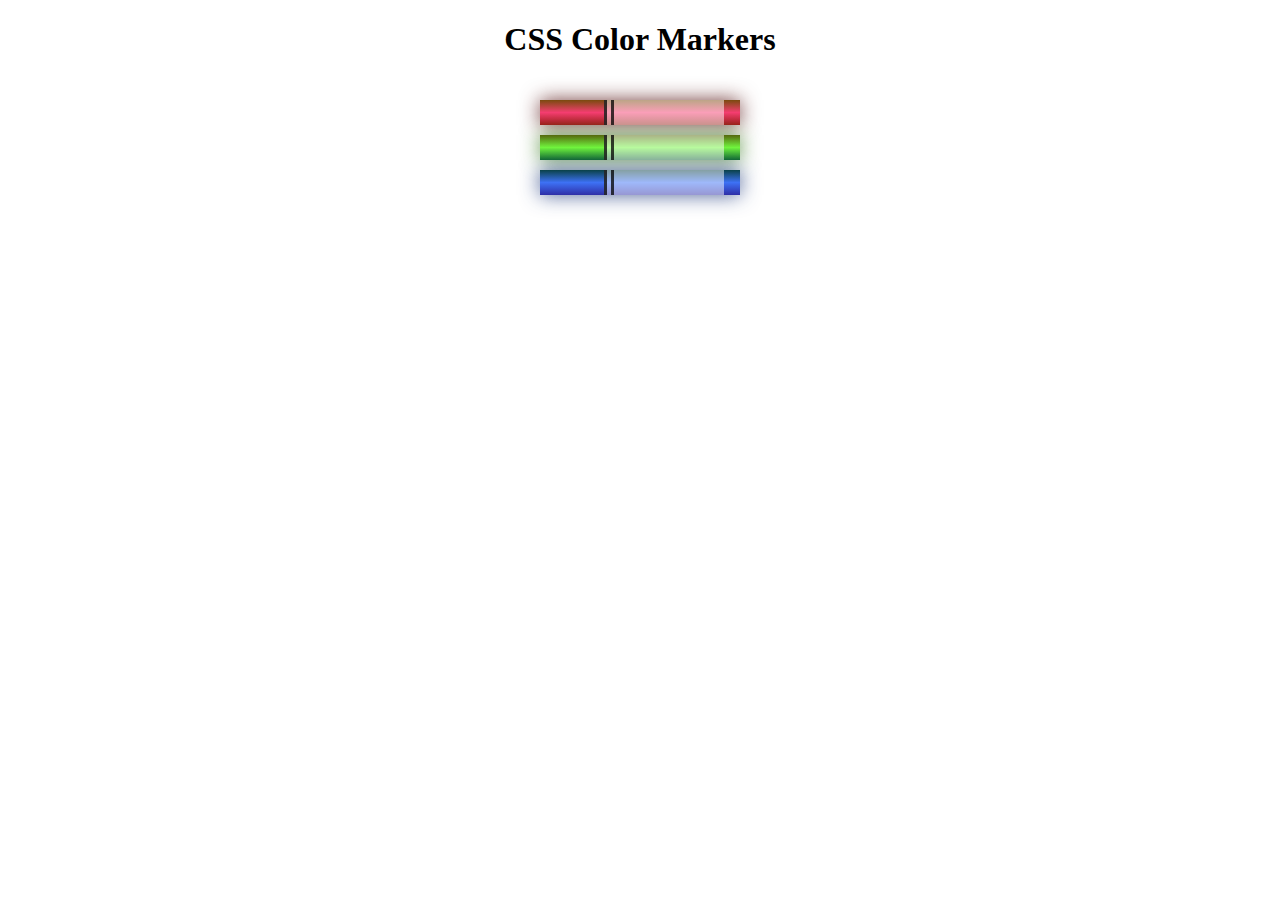
<file: 03_Colored_Markers/index.html>
<!DOCTYPE html>
<html lang="en">
  <head>
    <meta charset="utf-8">
    <meta name="viewport" content="width=device-width, initial-scale=1.0">
    <title>Colored Markers</title>
    <link rel="stylesheet" href="styles.css">
  </head>
  <body>
    <h1>CSS Color Markers</h1>
    <div class="container">
      <div class="marker red">
        <div class="cap"></div>
        <div class="sleeve"></div>
      </div>
      <div class="marker green">
        <div class="cap"></div>
        <div class="sleeve"></div>
      </div>
      <div class="marker blue">
        <div class="cap"></div>
        <div class="sleeve"></div>
      </div>
    </div>
  </body>
</html>
</file>
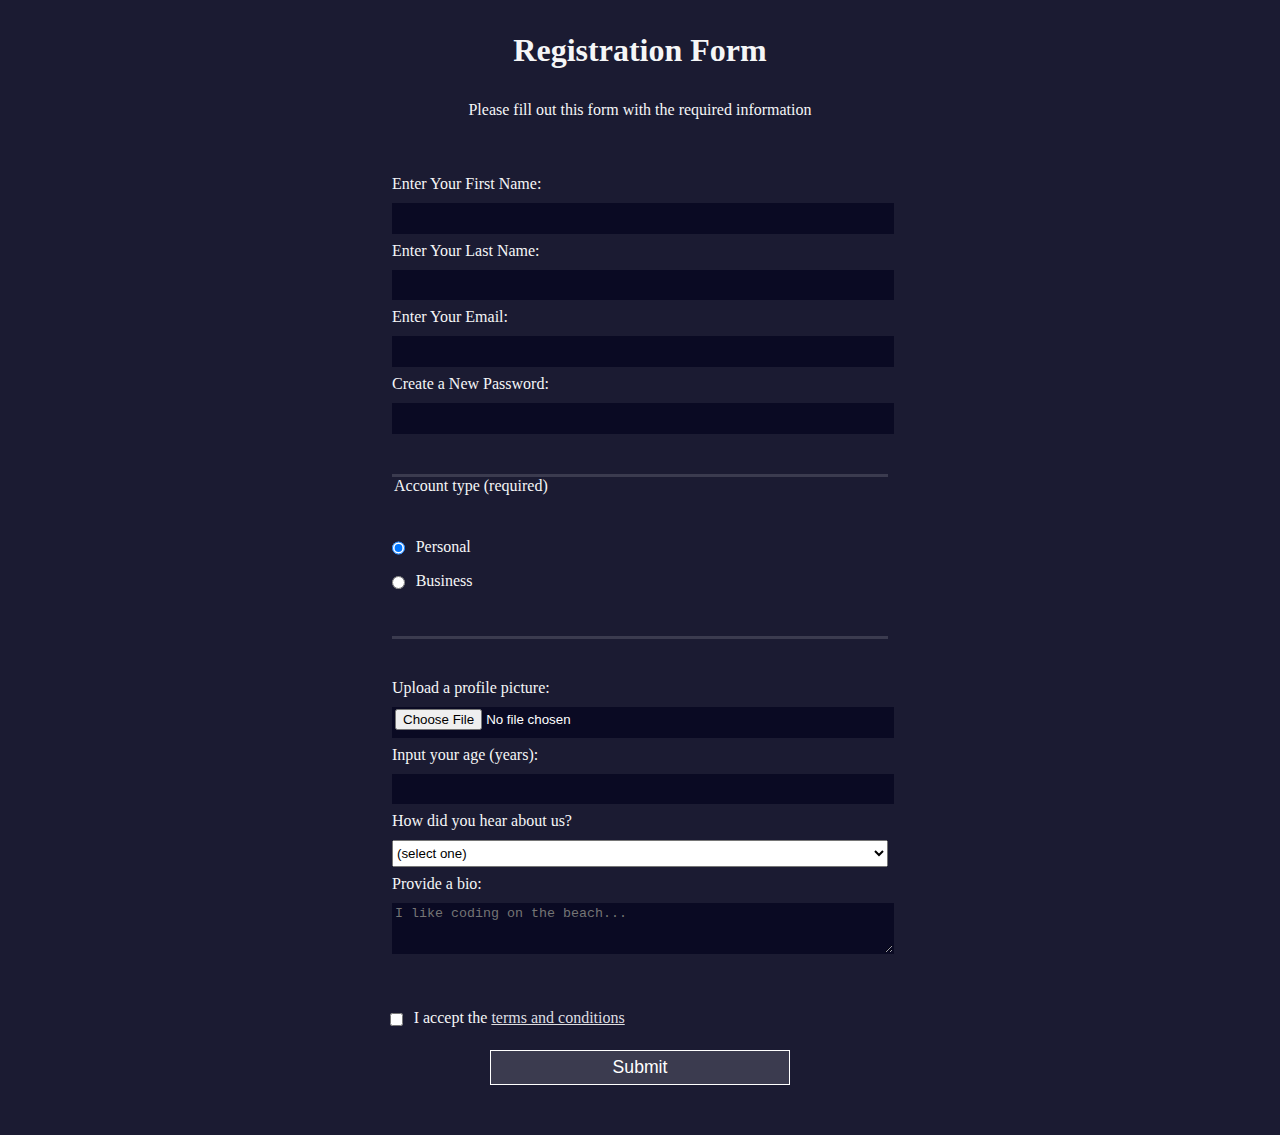
<file: 04_Registration_Form/index.html>
<!DOCTYPE html>
<html lang="en">
  <head>
    <meta charset="UTF-8">
    <title>Registration Form</title>
    <link rel="stylesheet" href="styles.css" />
  </head>
  <body>
    <h1>Registration Form</h1>
    <p>Please fill out this form with the required information</p>
    <form method="post" action='https://register-demo.freecodecamp.org'>
      <fieldset>
        <label for="first-name">Enter Your First Name: <input id="first-name" name="first-name" type="text" required /></label>
        <label for="last-name">Enter Your Last Name: <input id="last-name" name="last-name" type="text" required /></label>
        <label for="email">Enter Your Email: <input id="email" name="email" type="email" required /></label>
        <label for="new-password">Create a New Password: <input id="new-password" name="new-password" type="password" pattern="[a-z0-5]{8,}" required /></label>
      </fieldset>
      <fieldset>
        <legend>Account type (required)</legend>
        <label for="personal-account"><input id="personal-account" type="radio" name="account-type" class="inline" checked /> Personal</label>
        <label for="business-account"><input id="business-account" type="radio" name="account-type" class="inline" /> Business</label>
      </fieldset>
      <fieldset>
        <label for="profile-picture">Upload a profile picture: <input id="profile-picture" type="file" name="file" /></label>
        <label for="age">Input your age (years): <input id="age" type="number" name="age" min="13" max="120" /></label>
        <label for="referrer">How did you hear about us?
          <select id="referrer" name="referrer">
            <option value="">(select one)</option>
            <option value="1">freeCodeCamp News</option>
            <option value="2">freeCodeCamp YouTube Channel</option>
            <option value="3">freeCodeCamp Forum</option>
            <option value="4">Other</option>
          </select>
        </label>
        <label for="bio">Provide a bio:
          <textarea id="bio" name="bio" rows="3" cols="30" placeholder="I like coding on the beach..."></textarea>
        </label>
      </fieldset>
      <label for="terms-and-conditions">
        <input class="inline" id="terms-and-conditions" type="checkbox" required name="terms-and-conditions" /> I accept the <a href="https://www.freecodecamp.org/news/terms-of-service/">terms and conditions</a>
      </label>
      <input type="submit" value="Submit" />
    </form>
  </body>
</html>
</file>
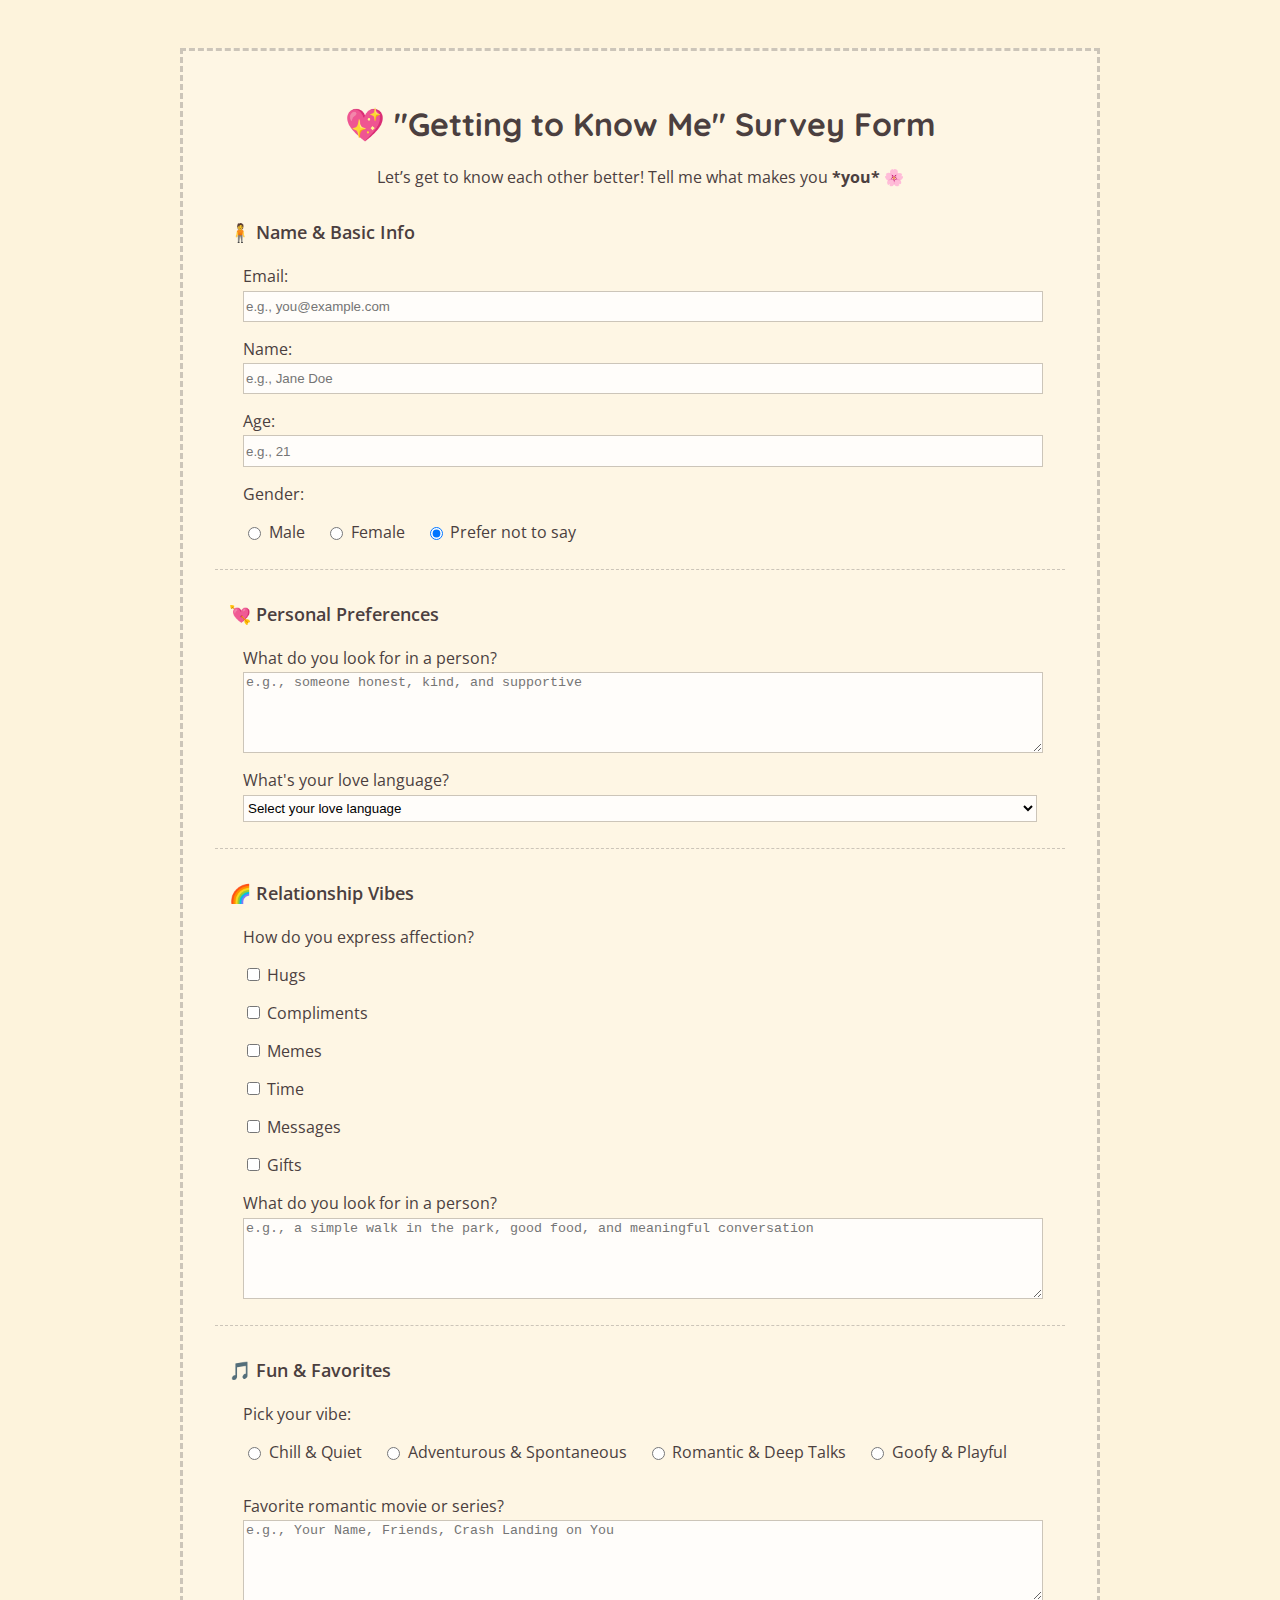
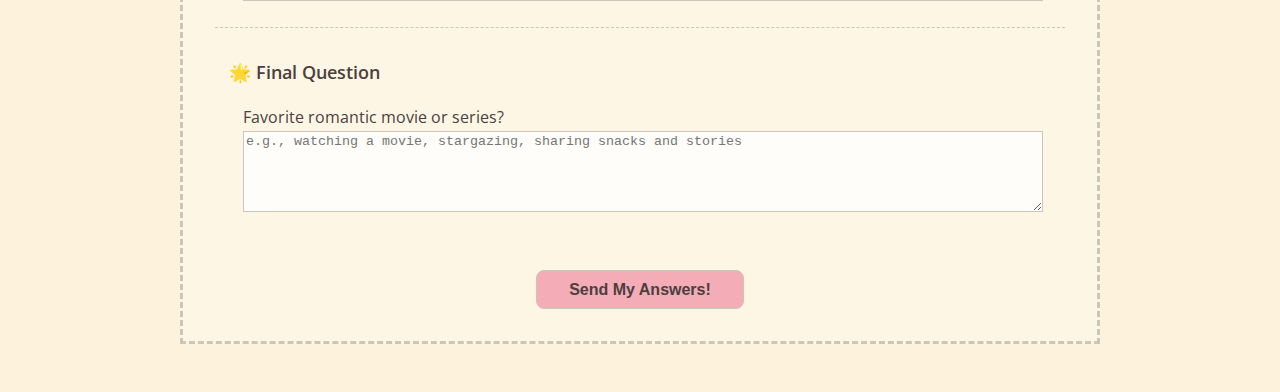
<file: 05_Survey_Form/index.html>
<!DOCTYPE html>

<html lang="en">
    <head>
        <meta charset="UTF-8">
        <link rel="stylesheet" href="styles.css">
        <meta name="viewport" content="width=device-width, initial-scale=1.0">
        <title>Document</title>
    </head>
    <body>
        <div class="container my-5">
            <h1 id="title">💖 "Getting to Know Me" Survey Form</h1>
            <p id="description">Let’s get to know each other better! Tell me what makes you <strong>*you*</strong> 🌸</p>

            <form action="/" method="post" id="survey-form">
                <!-- Name & Basic Info-->
                <fieldset>
                    <legend>🧍 Name & Basic Info</legend>

                    <!-- Email -->
                    <label for="email" id="email-label">
                        Email:
                        <input type="email" name="email" id="email" placeholder="e.g., you@example.com" required>
                    </label>

                    <!-- Name -->
                    <label for="name" id="name-label">
                        Name:
                        <input type="text" name="name" id="name" placeholder="e.g., Jane Doe" required>
                    </label>

                    <!-- Age -->
                    <label for="number" id="number-label">
                        Age:
                        <input type="number" name="age" id="number" placeholder="e.g., 21" min="13" max="120">
                    </label>

                    <!-- Gender -->
                    <p>Gender:</p>
                    
                    <label for="male" class="inline">
                        <input type="radio" name="gender" id="male" value="male">
                        Male
                    </label>

                    <label for="female" class="inline">
                        <input type="radio" name="gender" id="female" value="female">
                        Female
                    </label>

                    <label for="other" class="inline">
                        <input type="radio" name="gender" id="other" value="other" checked>
                        Prefer not to say
                    </label>             
                    
                </fieldset>

                <!-- Personal Preferences -->
                <fieldset>
                    <legend>💘 Personal Preferences</legend>

                    <!-- Ideal Partner Traits-->
                    <label for="idealPartnerTraits">
                        What do you look for in a person?
                        <textarea name="idealPartnerTraits" id="idealPartnerTraits" placeholder="e.g., someone honest, kind, and supportive" rows="5"></textarea>
                    </label>

                    <!-- Love Language -->
                    <label for="dropdown">
                        What's your love language?
                        <select name="loveLanguage" id="dropdown">
                            <option value="" disabled selected>Select your love language</option>
                            <option value="words">Words of Affirmation</option>
                            <option value="quality">Quality Time</option>
                            <option value="acts">Acts of Service</option>
                            <option value="gifts">Gifts</option>
                            <option value="touch">Physical Touch</option>
                        </select>
                    </label>
                   
                </fieldset>

                <!-- Relationship Vibes -->
                <fieldset>
                    <legend>🌈 Relationship Vibes</legend>

                    <!-- Affection Methods -->
                    <p>How do you express affection?</p>

                    <label for="hugs">
                        <input type="checkbox" name="affectionMethods" id="hugs" value="hugs">
                        Hugs
                    </label>

                    <label for="compliments">
                        <input type="checkbox" name="affectionMethods" id="compliments" value="compliments">
                        Compliments
                    </label>

                    <label for="memes">
                        <input type="checkbox" name="affectionMethods" id="memes" value="memes">
                        Memes
                    </label>

                    <label for="time">
                        <input type="checkbox" name="affectionMethods" id="time" value="time">
                        Time
                    </label>

                    <label for="messages">
                        <input type="checkbox" name="affectionMethods" id="messages" value="messages">
                        Messages
                    </label>

                    <label for="gifts">
                        <input type="checkbox" name="affectionMethods" id="gifts" value="gifts">
                        Gifts
                    </label>

                    <!-- Ideal First Date-->
                    <label for="idealFirstDate">
                        What do you look for in a person?
                        <textarea name="idealFirstDate" id="idealFirstDate" placeholder="e.g., a simple walk in the park, good food, and meaningful conversation" rows="5"></textarea>
                    </label>

                </fieldset>

                <!-- Fun & Favorites -->
                <fieldset>
                    <legend>🎵 Fun & Favorites</legend>

                    <!-- Pick your vibe: -->
                    <p>Pick your vibe:</p>
                    
                    <label for="chill" class="inline">
                        <input type="radio" name="vibe" id="chill" value="chill">
                        Chill & Quiet
                    </label>

                    <label for="adventurous" class="inline">
                        <input type="radio" name="vibe" id="adventurous" value="adventurous">
                        Adventurous & Spontaneous
                    </label>

                    <label for="romantic" class="inline">
                        <input type="radio" name="vibe" id="romantic" value="romantic">
                        Romantic & Deep Talks
                    </label>     

                    <label for="goofy" class="inline">
                        <input type="radio" name="vibe" id="goofy" value="goofy">
                        Goofy & Playful
                    </label>   
                    
                    <!-- Favorite Romantic Media -->
                    <label for="favoriteRomanticMedia">
                        Favorite romantic movie or series?
                        <textarea name="favoriteRomanticMedia" id="favoriteRomanticMedia" placeholder="e.g., Your Name, Friends, Crash Landing on You" rows="5"></textarea>
                    </label>
                </fieldset>

                <!-- Final Question -->
                <fieldset>
                    <legend>🌟 Final Question</legend>

                    <!-- Hanging Out Activity -->
                    <label for="hangingOutActivity">
                        Favorite romantic movie or series?
                        <textarea name="hangingOutActivity" id="hangingOutActivity" placeholder="e.g., watching a movie, stargazing, sharing snacks and stories" rows="5"></textarea>
                    </label>
                </fieldset>
                
                <input type="submit" name="submit" id="submit" value="Send My Answers!">
            </form>    

        </div>
    </body>
</html>
</file>
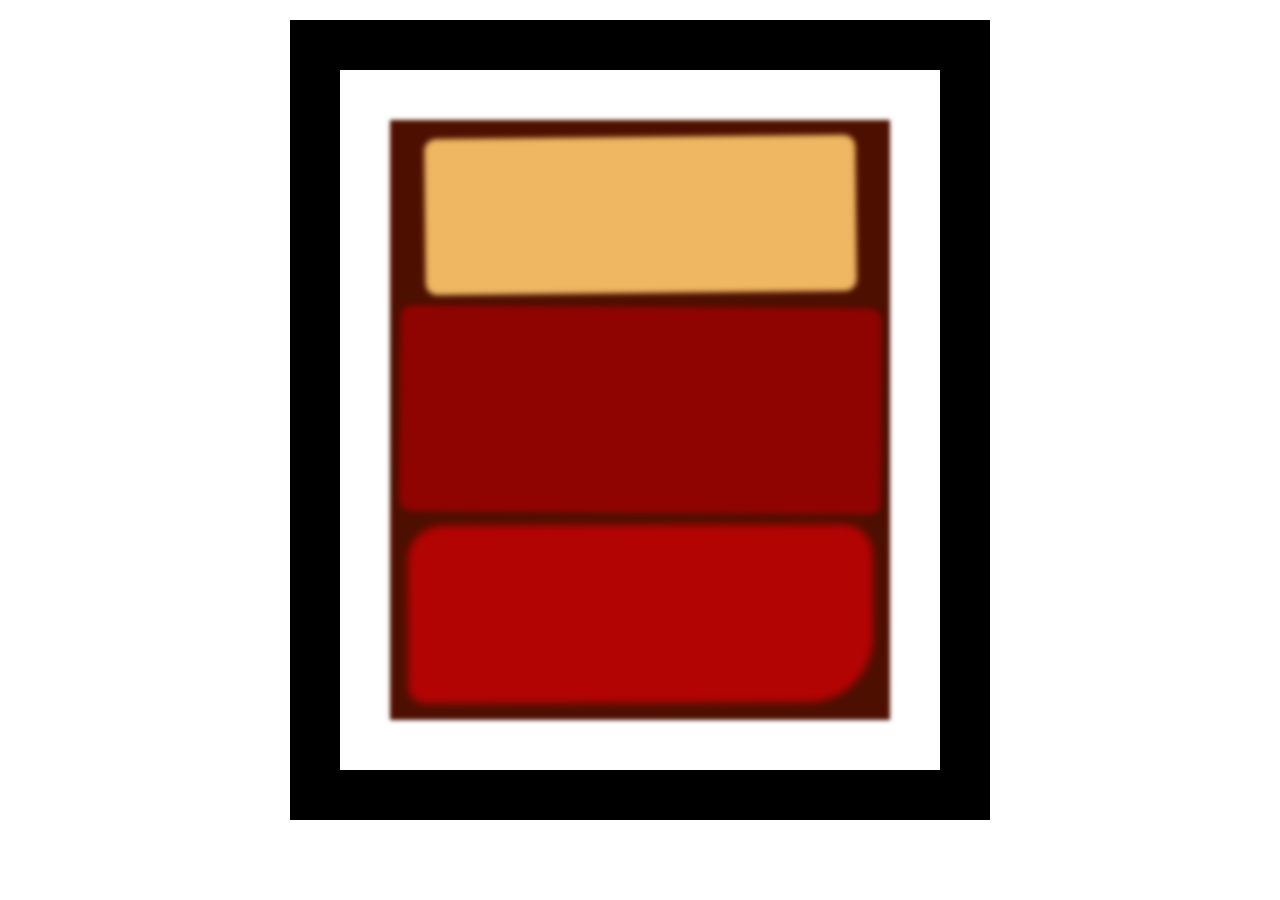
<file: 06_Rothko_Painting/index.html>
<!DOCTYPE html>
<html lang="en">
  <head>
    <meta charset="UTF-8">
    <title>Rothko Painting</title>
    <link href="./styles.css" rel="stylesheet">
  </head>
  <body>
    <div class="frame">
      <div class="canvas">
        <div class="one"></div>
        <div class="two"></div>
        <div class="three"></div>
      </div>
    </div>
  </body>
</html>
</file>
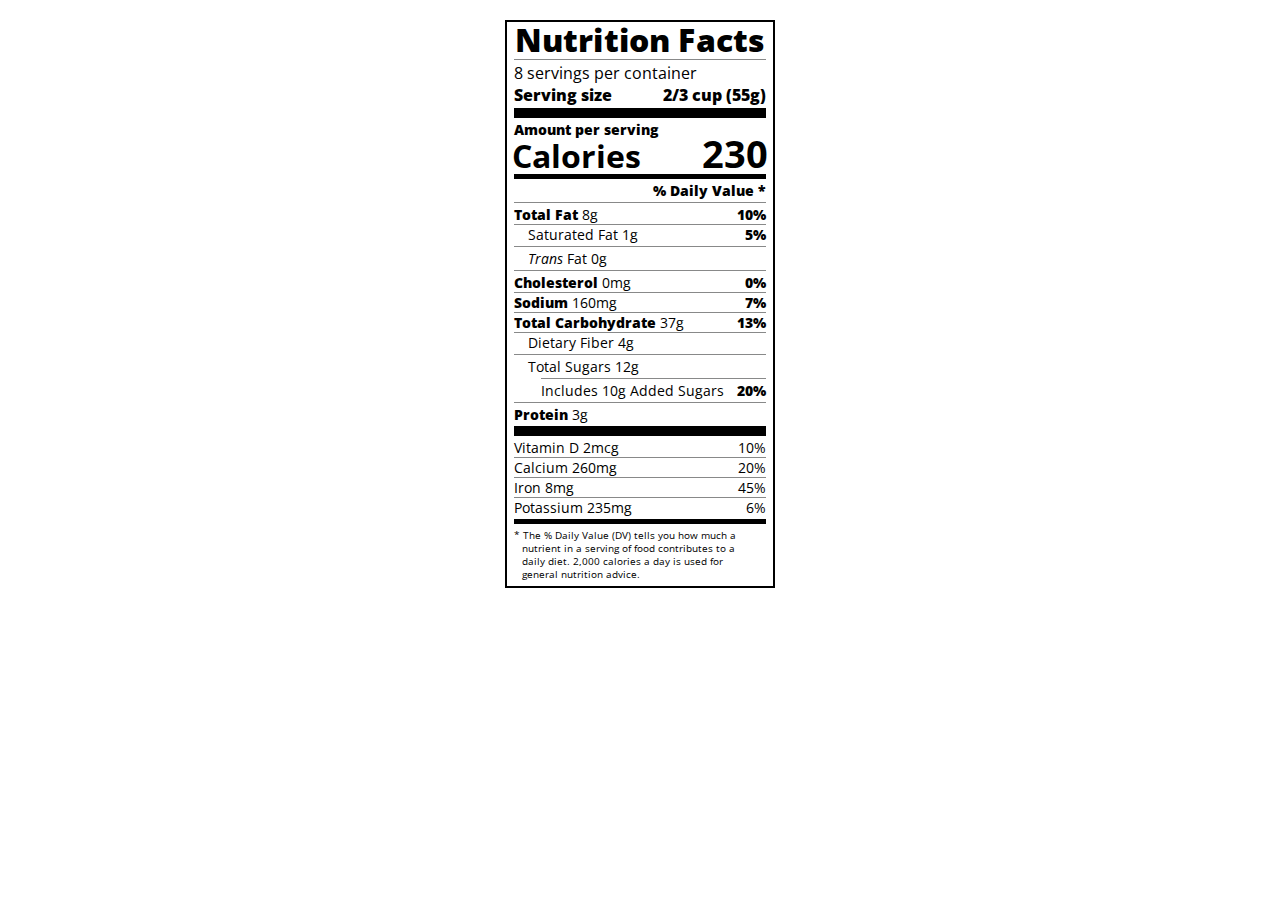
<file: 08_Nutrition_Label/index.html>
<!DOCTYPE html>
<html lang="en">

<head>
  <meta charset="UTF-8">
  <title>Nutrition Label</title>
  <link href="https://fonts.googleapis.com/css?family=Open+Sans:400,700,800" rel="stylesheet">
  <link href="./styles.css" rel="stylesheet">
</head>

<body>
  <div class="label">
    <header>
      <h1 class="bold">Nutrition Facts</h1>
      <div class="divider"></div>
      <p>8 servings per container</p>
      <p class="bold">Serving size <span>2/3 cup (55g)</span></p>
    </header>
    <div class="divider large"></div>
    <div class="calories-info">
      <div class="left-container">
        <h2 class="bold small-text">Amount per serving</h2>
        <p>Calories</p>
      </div>
      <span>230</span>
    </div>
    <div class="divider medium"></div>
    <div class="daily-value small-text">
      <p class="bold right no-divider">% Daily Value *</p>
      <div class="divider"></div>
      <p><span><span class="bold">Total Fat</span> 8g</span> <span class="bold">10%</span></p>
      <p class="indent no-divider">Saturated Fat 1g <span class="bold">5%</span></p>
      <div class="divider"></div>
      <p class="indent no-divider"><span><i>Trans</i> Fat 0g</span></p>
      <div class="divider"></div>
      <p><span><span class="bold">Cholesterol</span> 0mg</span> <span class="bold">0%</span></p>
      <p><span><span class="bold">Sodium</span> 160mg</span> <span class="bold">7%</span></p>
      <p><span><span class="bold">Total Carbohydrate</span> 37g</span> <span class="bold">13%</span></p>
      <p class="indent no-divider">Dietary Fiber 4g</p>
      <div class="divider"></div>
      <p class="indent no-divider">Total Sugars 12g</p>
      <div class="divider double-indent"></div>
      <p class="double-indent no-divider">Includes 10g Added Sugars <span class="bold">20%</span></p>
      <div class="divider"></div>
      <p class="no-divider"><span><span class="bold">Protein</span> 3g</span></p>
      <div class="divider large"></div>
      <p>Vitamin D 2mcg <span>10%</span></p>
      <p>Calcium 260mg <span>20%</span></p>
      <p>Iron 8mg <span>45%</span></p>
      <p class="no-divider">Potassium 235mg <span>6%</span></p>
    </div>
    <div class="divider medium"></div>
    <p class="note">* The % Daily Value (DV) tells you how much a nutrient in a serving of food contributes to a daily
      diet. 2,000 calories a day is used for general nutrition advice.</p>
  </div>
</body>
</html>
</file>
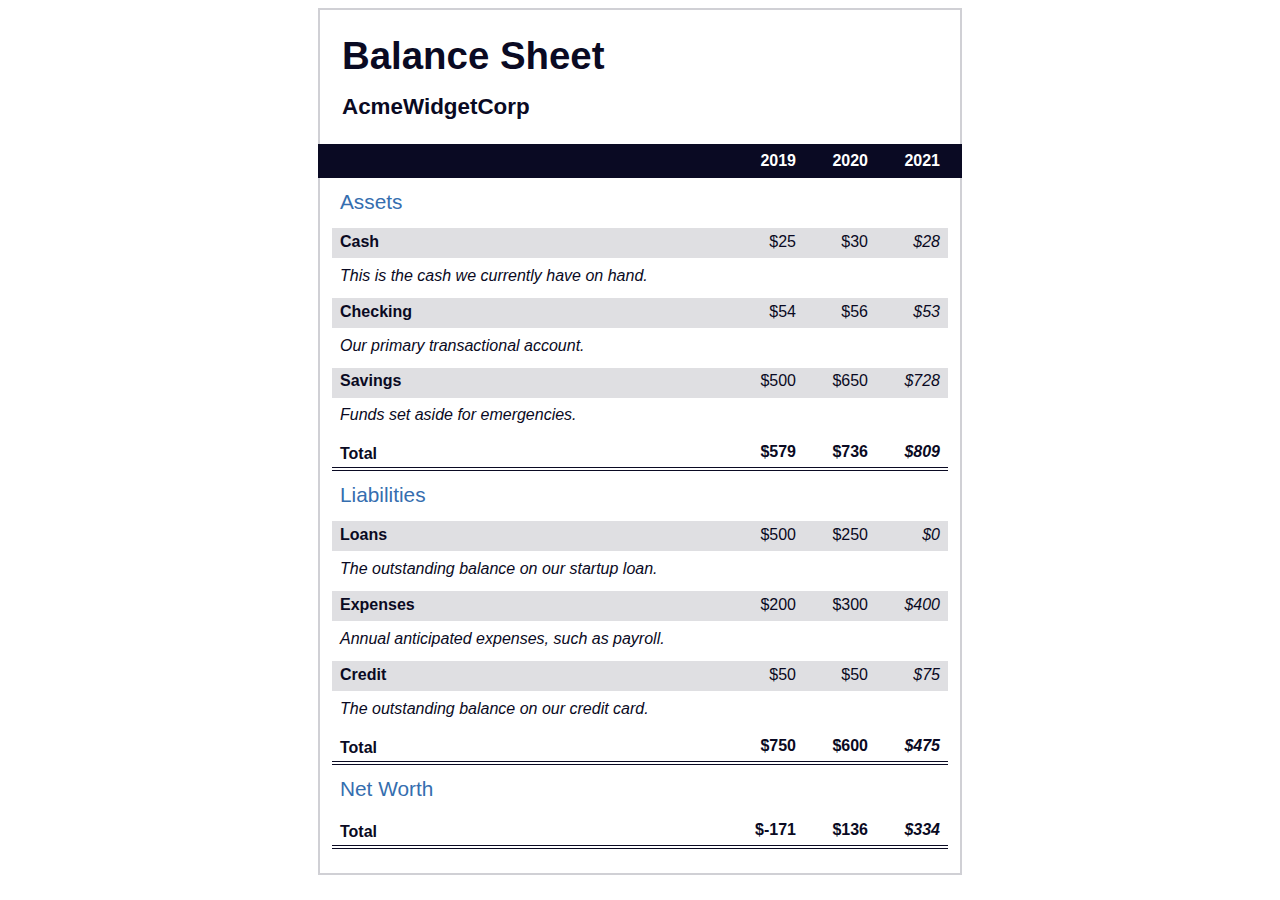
<file: 11_Balance_Sheet/index.html>
<!DOCTYPE html>
<html lang="en">
  <head>
    <meta charset="UTF-8">
    <meta name="viewport" content="width=device-width, initial-scale=1.0">
    <title>Balance Sheet</title>
    <link rel="stylesheet" href="./styles.css">
  </head>
  <body>
    <main>
      <section>
        <h1>
          <span class="flex">
            <span>AcmeWidgetCorp</span>
            <span>Balance Sheet</span>
          </span>
        </h1>
        <div id="years" aria-hidden="true">
          <span class="year">2019</span>
          <span class="year">2020</span>
          <span class="year">2021</span>
        </div>
        <div class="table-wrap">
          <table>
            <caption>Assets</caption>
            <thead>
              <tr>
                <td></td>
                <th><span class="sr-only year">2019</span></th>
                <th><span class="sr-only year">2020</span></th>
                <th class="current"><span class="sr-only year">2021</span></th>
              </tr>
            </thead>
            <tbody>
              <tr class="data">
                <th>Cash <span class="description">This is the cash we currently have on hand.</span></th>
                <td>$25</td>
                <td>$30</td>
                <td class="current">$28</td>
              </tr>
              <tr class="data">
                <th>Checking <span class="description">Our primary transactional account.</span></th>
                <td>$54</td>
                <td>$56</td>
                <td class="current">$53</td>
              </tr>
              <tr class="data">
                <th>Savings <span class="description">Funds set aside for emergencies.</span></th>
                <td>$500</td>
                <td>$650</td>
                <td class="current">$728</td>
              </tr>
              <tr class="total">
                <th>Total <span class="sr-only">Assets</span></th>
                <td>$579</td>
                <td>$736</td>
                <td class="current">$809</td>
              </tr>
            </tbody>
          </table>
          <table>
            <caption>Liabilities</caption>
            <thead>
              <tr>
              <td></td>
              <th><span class="sr-only">2019</span></th>
              <th><span class="sr-only">2020</span></th>
              <th><span class="sr-only">2021</span></th>
              </tr>
            </thead>
            <tbody>
              <tr class="data">
                <th>Loans <span class="description">The outstanding balance on our startup loan.</span></th>
                <td>$500</td>
                <td>$250</td>
                <td class="current">$0</td>
              </tr>
              <tr class="data">
                <th>Expenses <span class="description">Annual anticipated expenses, such as payroll.</span></th>
                <td>$200</td>
                <td>$300</td>
                <td class="current">$400</td>
              </tr>
              <tr class="data">
                <th>Credit <span class="description">The outstanding balance on our credit card.</span></th>
                <td>$50</td>
                <td>$50</td>
                <td class="current">$75</td>
              </tr>
              <tr class="total">
                <th>Total <span class="sr-only">Liabilities</span></th>
                <td>$750</td>
                <td>$600</td>
                <td class="current">$475</td>
              </tr>
            </tbody>
          </table>
          <table>
            <caption>Net Worth</caption>
            <thead>
              <tr>
              <td></td>
              <th><span class="sr-only">2019</span></th>
              <th><span class="sr-only">2020</span></th>
              <th><span class="sr-only">2021</span></th>
              </tr>
            </thead>
            <tbody>
              <tr class="total">
                <th>Total <span class="sr-only">Net Worth</span></th>
                <td>$-171</td>
                <td>$136</td>
                <td class="current">$334</td>
              </tr>
            </tbody>
          </table>
        </div>
      </section>
    </main>
  </body>
</html>
</file>
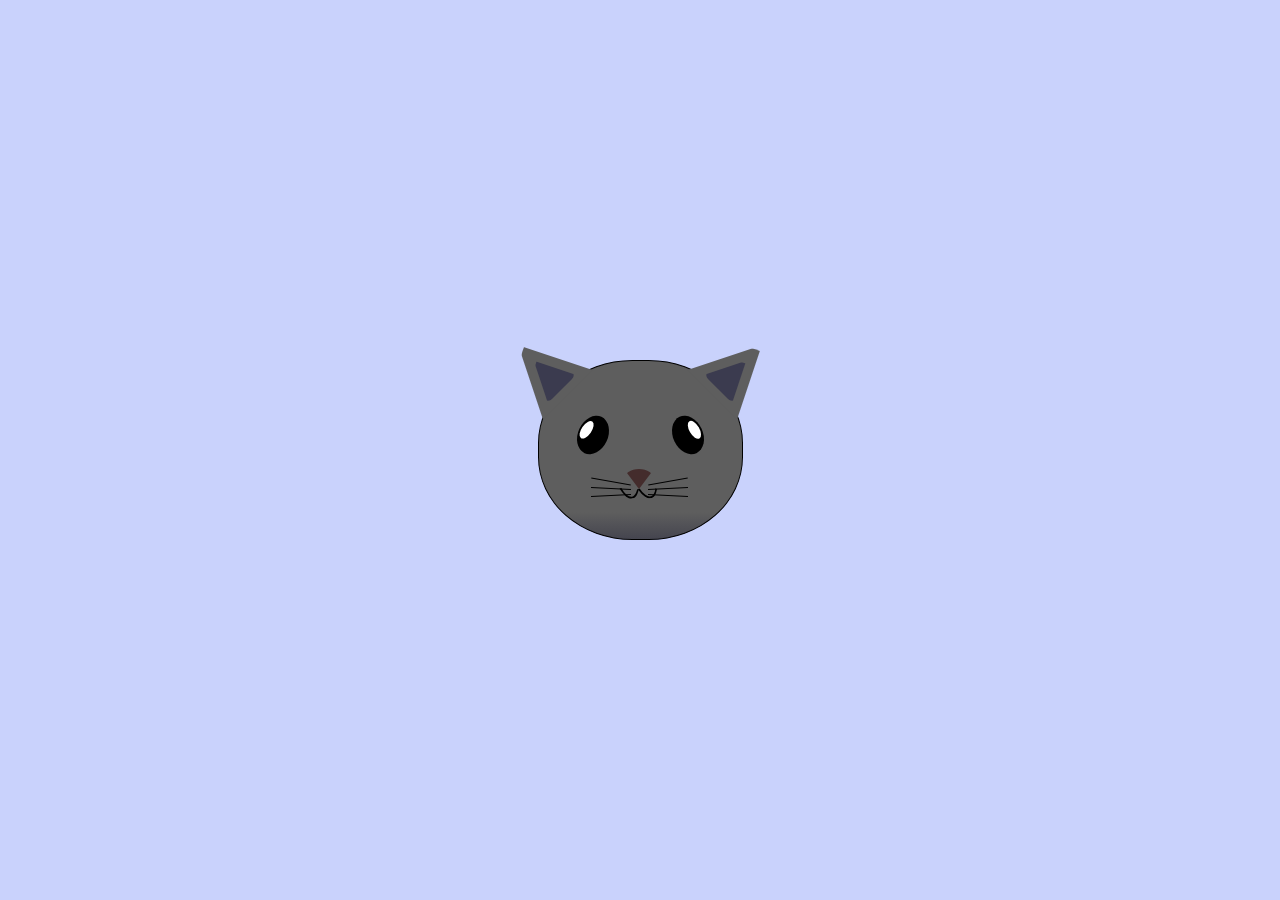
<file: 12_Cat_Painting/index.html>
<!DOCTYPE html>
<html lang="en">
<head>
    <meta charset="UTF-8">
    <title>fCC Cat Painting</title>
    <link rel="stylesheet" href="./styles.css">
</head>
<body>
    <main>
      <div class="cat-head">
        <div class="cat-ears">
          <div class="cat-left-ear">
            <div class="cat-left-inner-ear"></div>
          </div>
          <div class="cat-right-ear">
            <div class="cat-right-inner-ear"></div>
          </div>
        </div>

        <div class="cat-eyes">
          <div class="cat-left-eye">
            <div class="cat-left-inner-eye"></div>
          </div>
          <div class="cat-right-eye">
            <div class="cat-right-inner-eye"></div>
          </div>
        </div>
        
        <div class="cat-nose"></div>

        <div class="cat-mouth">
          <div class="cat-mouth-line-left"></div>
          <div class="cat-mouth-line-right"></div>
        </div>

        <div class="cat-whiskers">
          <div class="cat-whiskers-left">
            <div class="cat-whisker-left-top"></div>
            <div class="cat-whisker-left-middle"></div>
            <div class="cat-whisker-left-bottom"></div>
          </div>
          <div class="cat-whiskers-right">
            <div class="cat-whisker-right-top"></div>
            <div class="cat-whisker-right-middle"></div>
            <div class="cat-whisker-right-bottom"></div>
          </div>
        </div>

      </div>
    </main>
</body>
</html>
</file>
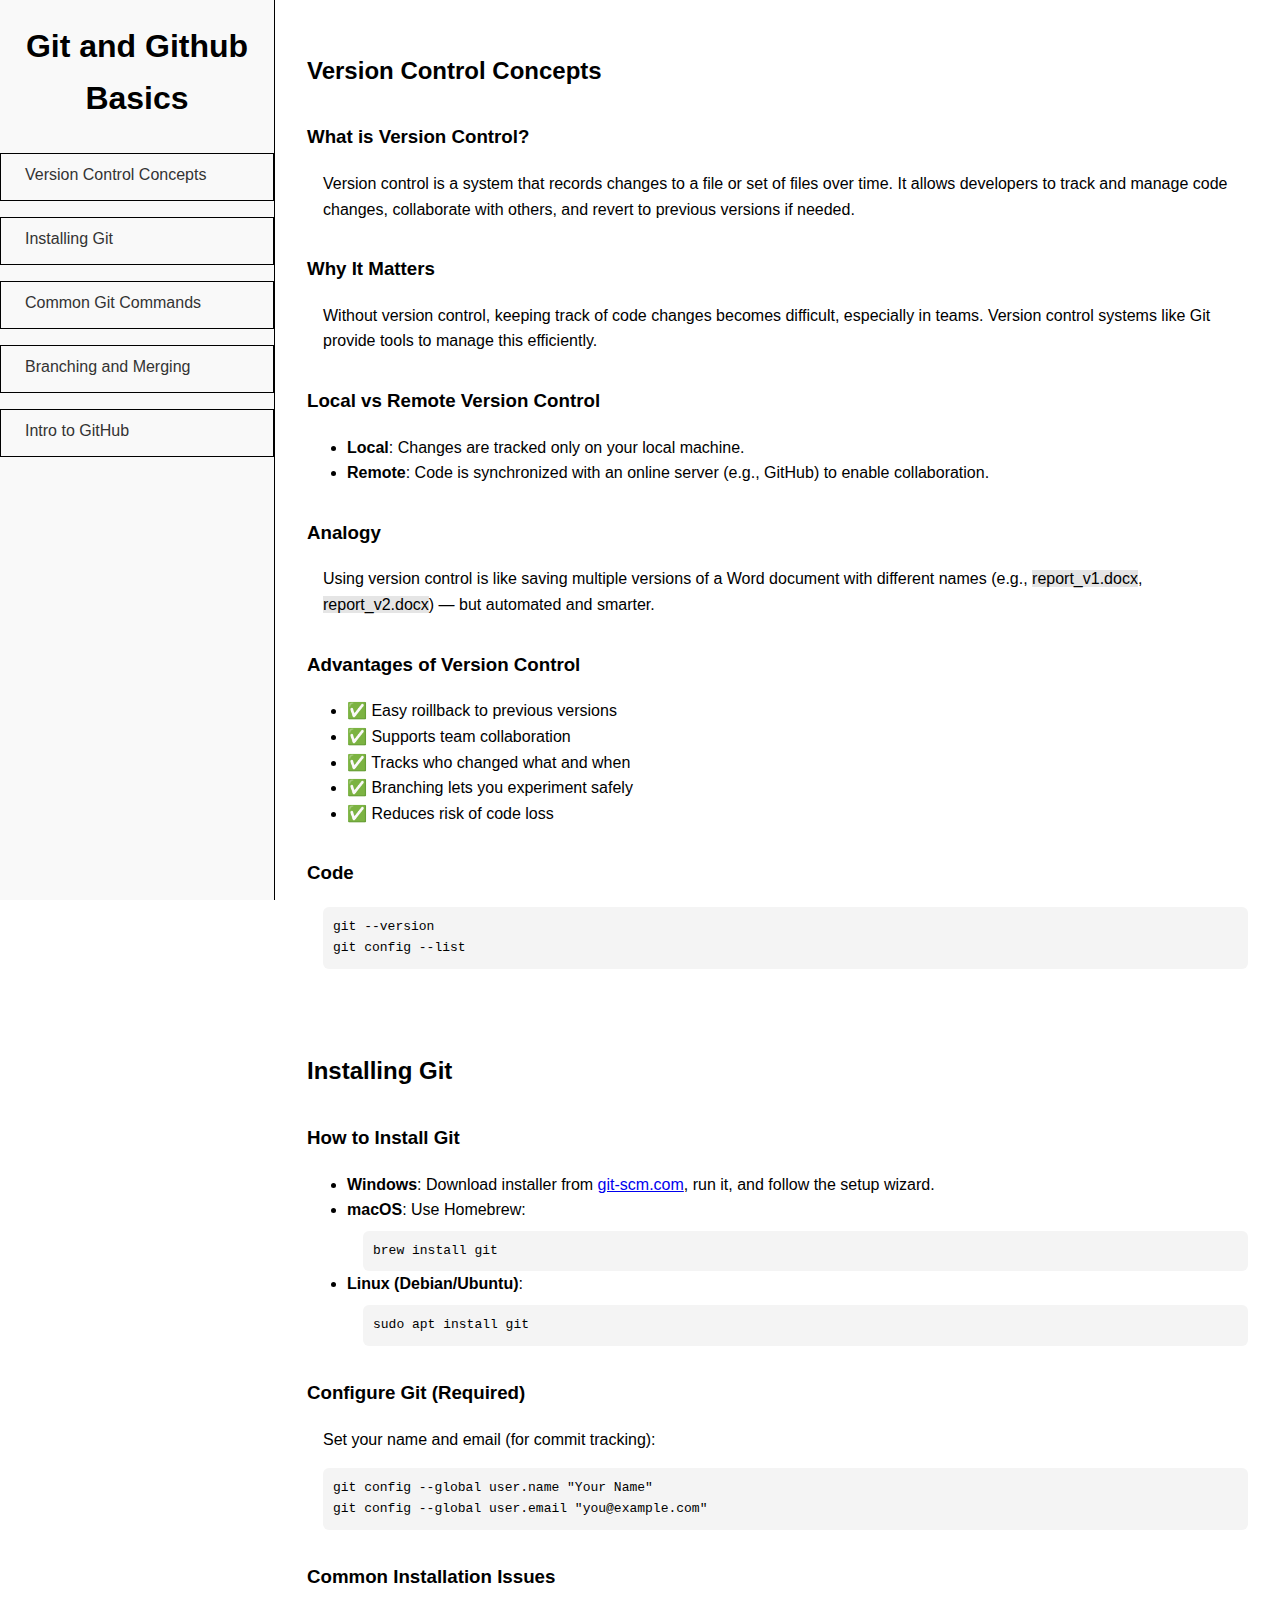
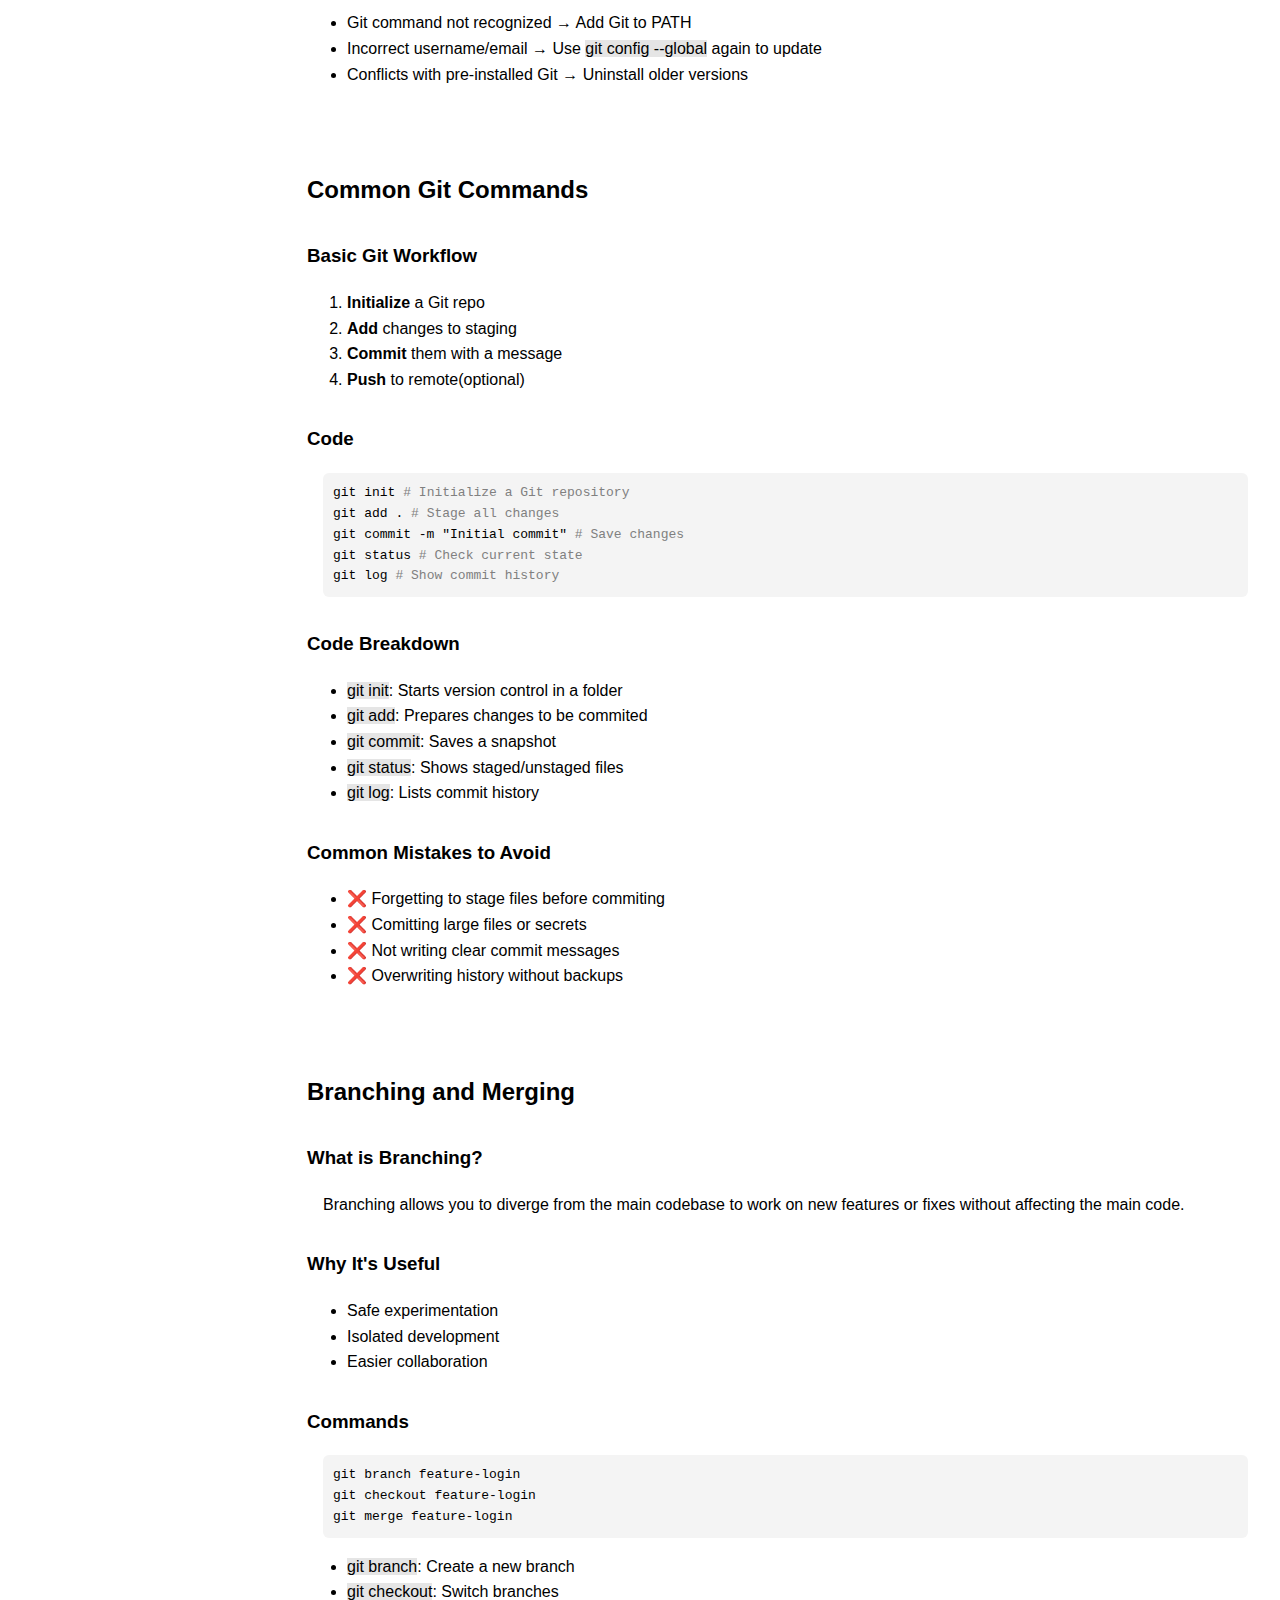
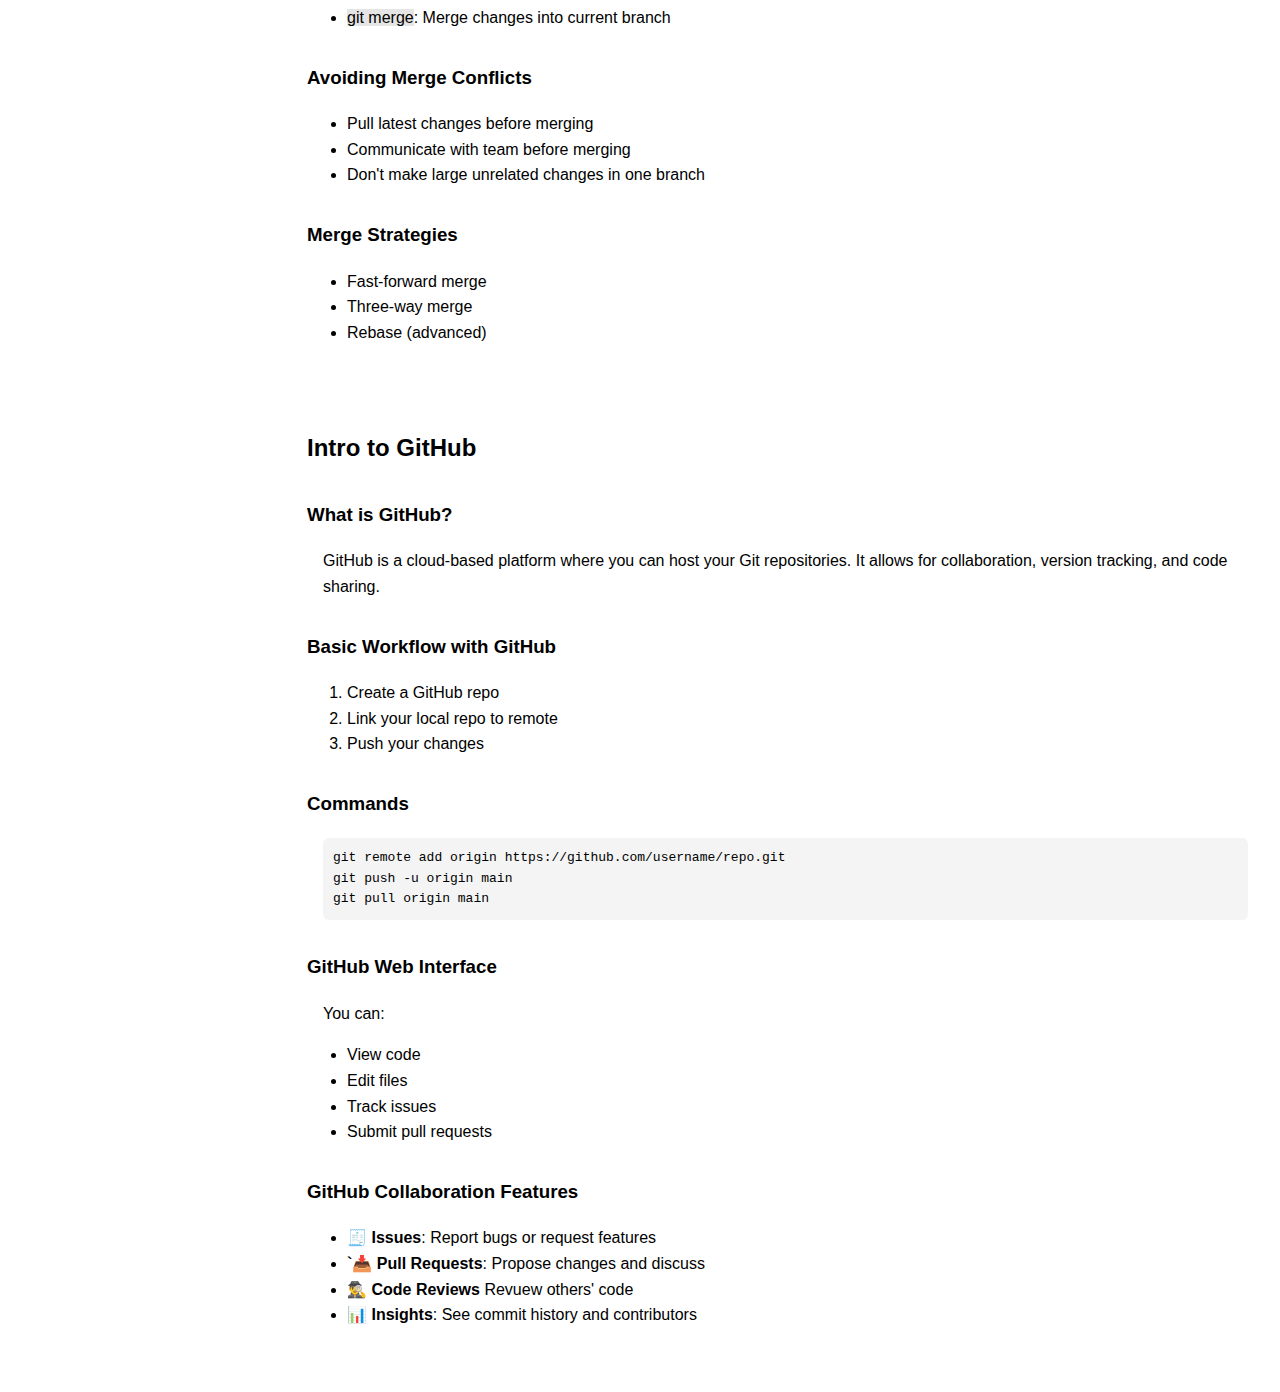
<file: 14_Technical_Documentation_Page/index.html>
<!DOCTYPE html>

<html lang="en">
<head>
    <meta charset="UTF-8">
    <meta name="viewport" content="width=device-width, initial-scale=1.0">
    <link rel="stylesheet" href="styles.css">
    <title>Git and GitHub Basics</title>
</head>
<body>
    <nav id="navbar">
        <header><h1>Git and Github Basics</h1></header>
        <a class="nav-link" href="#version_control_concepts">Version Control Concepts</a>
        <a class="nav-link" href="#installing_git">Installing Git</a>
        <a class="nav-link" href="#common_git_commands">Common Git Commands</a>
        <a class="nav-link" href="#branching_and_merging">Branching and Merging</a>
        <a class="nav-link" href="#intro_to_github">Intro to GitHub</a>
    </nav>

    <main id="main-doc">
        <section class="main-section" id="version_control_concepts">
            <header><h2>Version Control Concepts</h2></header>
            
            <!-- What is Version Control ?-->
            <div class="divider">
                <h3>What is Version Control?</h3>
                <p>
                    Version control is a system that records changes to a file or set of files 
                    over time. It allows developers to track and manage code changes, collaborate 
                    with others, and revert to previous versions if needed.
                </p>
            </div>

            <!-- Why It Matters -->
            <div class="divider">
                <h3>Why It Matters</h3>
                <p>
                   Without version control, keeping track of code changes becomes difficult, 
                   especially in teams. Version control systems like Git provide tools to manage 
                   this efficiently.
                </p>
            </div>

            <!-- Local vs Remote Version Control -->
            <div class="divider">
                <h3>Local vs Remote Version Control</h3>
                <ul>
                    <li><span class="bold">Local</span>: Changes are tracked only on your local machine.</li>
                    <li><span class="bold">Remote</span>: Code is synchronized with an online server (e.g., GitHub) to enable collaboration.</li>
                </ul>
            </div>

            <!-- Analogy -->
            <div class="divider">
                <h3>Analogy</h3>
                <p>
                    Using version control is like saving multiple versions of a Word document 
                    with different names (e.g., <span class="highlight">report_v1.docx</span>, 
                    <span class="highlight">report_v2.docx</span>) — but automated 
                    and smarter.
                </p>
            </div>

            <!-- Advantages of Version Control -->
            <div class="divider">
                <h3>Advantages of Version Control</h3>
                <ul>
                    <li>✅ Easy roillback to previous versions</li>
                    <li>✅ Supports team collaboration</li>
                    <li>✅ Tracks who changed what and when</li>
                    <li>✅ Branching lets you experiment safely</li>
                    <li>✅ Reduces risk of code loss</li>
                </ul>
            </div>

            <!-- Code -->
            <div class="divider">
                <h3>Code</h3>
                <div class="code">
                    <p><code>git --version</code></p>
                    <p><code>git config --list</code></p>
                </div>
            </div>
           
        </section>

        <section class="main-section" id="installing_git">
            <header><h2>Installing Git</h2></header>

            <!-- How to Install Git-->
            <div class="divider">
                <h3>How to Install Git</h3>

                <ul>
                    <!-- Windows -->
                    <li>
                        <span class="bold">Windows</span>: Download installer from 
                        <a href="https://git-scm.com/">git-scm.com</a>, run it, and follow
                        the setup wizard.
                    </li>

                    <!-- macOS -->
                    <li>
                        <span class="bold">macOS</span>: Use Homebrew:
                        <div class="code">
                            <p><code>brew install git</code></p>
                        </div>
                    </li>

                    <!-- Linux -->
                    <li>
                        <span class="bold">Linux (Debian/Ubuntu)</span>:
                        <div class="code">
                            <p><code>sudo apt install git</code></p>
                        </div>
                    </li>
                </ul>

            </div>

            <!-- Configure Git-->
            <div class="divider">
                <h3>Configure Git (Required)</h3>
                <p>Set your name and email (for commit tracking):</p>
                <div class="code">
                    <p><code>git config --global user.name "Your Name"</code></p>
                    <p><code>git config --global user.email "you@example.com"</code></p>
                </div>
            </div>

            <!-- Common Installation Issues -->
            <div class="divider">
                <h3>Common Installation Issues</h3>

                <ul>
                    <li>Git command not recognized → Add Git to PATH</li>
                    <li>Incorrect username/email → Use <span class="highlight">git config --global</span> again to update</li>
                    <li>Conflicts with pre-installed Git → Uninstall older versions</li>
                </ul>
            </div>
        </section>

        <section class="main-section" id="common_git_commands">
            <header><h2>Common Git Commands</h2></header>

            <!-- Basic Git Workflow -->
            <div class="divider">
                <h3>Basic Git Workflow</h3>
                <ol>
                    <li><span class="bold">Initialize</span> a Git repo</li>
                    <li><span class="bold">Add</span> changes to staging</li>
                    <li><span class="bold">Commit</span> them with a message</li>
                    <li><span class="bold">Push</span> to remote(optional)</li>
                </ol>
            </div>
            
            <!-- Code -->
            <div class="divider">
                <h3>Code</h3>
                <div class="code">
                    <p><code>git init</code> <span class="comment"># Initialize a Git repository</span></p>
                    <p><code>git add .</code> <span class="comment"># Stage all changes</span></p>
                    <p><code>git commit -m "Initial commit"</code> <span class="comment"># Save changes</span></p>
                    <p><code>git status</code> <span class="comment"># Check current state</span></p>
                    <p><code>git log</code> <span class="comment"># Show commit history</span></p>
                </div>
            </div>

            <!-- Code Breakdown -->
            <div class="divider">
                <h3>Code Breakdown</h3>
                <ul>
                    <li><span class="highlight">git init</span>: Starts version control in a folder</li>
                    <li><span class="highlight">git add</span>: Prepares changes to be commited</li>
                    <li><span class="highlight">git commit</span>: Saves a snapshot</li>
                    <li><span class="highlight">git status</span>: Shows staged/unstaged files</li>
                    <li><span class="highlight">git log</span>: Lists commit history</li>
                </ul>
            </div>

            <!-- Common Mistakes to Avoid -->
            <div class="divider">
                <h3>Common Mistakes to Avoid</h3>
                <ul>
                    <li>❌ Forgetting to stage files before commiting</li>
                    <li>❌ Comitting large files or secrets</li>
                    <li>❌ Not writing clear commit messages</li>
                    <li>❌ Overwriting history without backups</li>
                </ul>
            </div>
        </section>

        <section class="main-section" id="branching_and_merging">
            <header><h2>Branching and Merging</h2></header>

            <!-- What is Branching? -->
            <div class="divider">
                <h3>What is Branching?</h3>
                <p>
                    Branching allows you to diverge from the main codebase to work 
                    on new features or fixes without affecting the main code.
                </p>
            </div>

            <!-- Why It's Useful -->
            <div class="divider">
                <h3>Why It's Useful</h3>
                <ul>
                    <li>Safe experimentation</li>
                    <li>Isolated development</li>
                    <li>Easier collaboration</li>
                </ul>
            </div>

            <!-- Commands -->
            <div class="divider">
                <h3>Commands</h3>
                <div class="code">
                    <p><code>git branch feature-login</code></p>
                    <p><code>git checkout feature-login</code></p>
                    <p><code>git merge feature-login</code></p>
                </div>
                <ul>
                    <li><span class="highlight">git branch</span>: Create a new branch</li>
                    <li><span class="highlight">git checkout</span>: Switch branches</li>
                    <li><span class="highlight">git merge</span>: Merge changes into current branch</li>
                </ul>
            </div>

            <!-- Avoiding Merge Conflicts -->
            <div class="divider">
                <h3>Avoiding Merge Conflicts</h3>
                <ul>
                    <li>Pull latest changes before merging</li>
                    <li>Communicate with team before merging</li>
                    <li>Don't make large unrelated changes in one branch</li>
                </ul>
            </div>

            <!-- Merge Strategies -->
            <div class="divider">
                <h3>Merge Strategies</h3>
                <ul>
                    <li>Fast-forward merge</li>
                    <li>Three-way merge</li>
                    <li>Rebase (advanced)</li>
                </ul>
            </div>
        </section>

        <section class="main-section" id="intro_to_github">
            <header><h2>Intro to GitHub</h2></header>

            <!-- What is GitHub? -->
            <div class="divider">
                <h3>What is GitHub?</h3>
                <p>
                    GitHub is a cloud-based platform where you can host your Git repositories. 
                    It allows for collaboration, version tracking, and code sharing.
                </p>
            </div>

            <!-- Basic Workflow with GitHub -->
            <div class="divider">
                <h3>Basic Workflow with GitHub</h3>
                <ol>
                    <li>Create a GitHub repo</li>
                    <li>Link your local repo to remote</li>
                    <li>Push your changes</li>
                </ol>
            </div>

            <!-- Commands -->
            <div class="divider">
                <h3>Commands</h3>
                <div class="code">
                    <p><code>git remote add origin https://github.com/username/repo.git</code></p>
                    <p><code>git push -u origin main</code></p>
                    <p><code>git pull origin main</code></p>
                </div>
            </div>

            <!-- GitHub Web Interface -->
            <div class="divider">
                <h3>GitHub Web Interface</h3>
                <p>You can:</p>
                <ul>
                    <li>View code</li>
                    <li>Edit files</li>
                    <li>Track issues</li>
                    <li>Submit pull requests</li>
                </ul>
            </div>

            <!-- GitHub Collaboration Features -->
            <div class="divider">
                <h3>GitHub Collaboration Features</h3>
                <ul>
                    <li><span class="bold">🧾 Issues</span>: Report bugs or request features</li>
                    <li><span class="bold">`📥 Pull Requests</span>: Propose changes and discuss</li>
                    <li><span class="bold">🕵️‍♂️ Code Reviews</span> Revuew others' code</li>
                    <li><span class="bold">📊 Insights</span>: See commit history and contributors</li>
                </ul>
            </div>
        </section>
    </main>
</body>
</html>
</file>
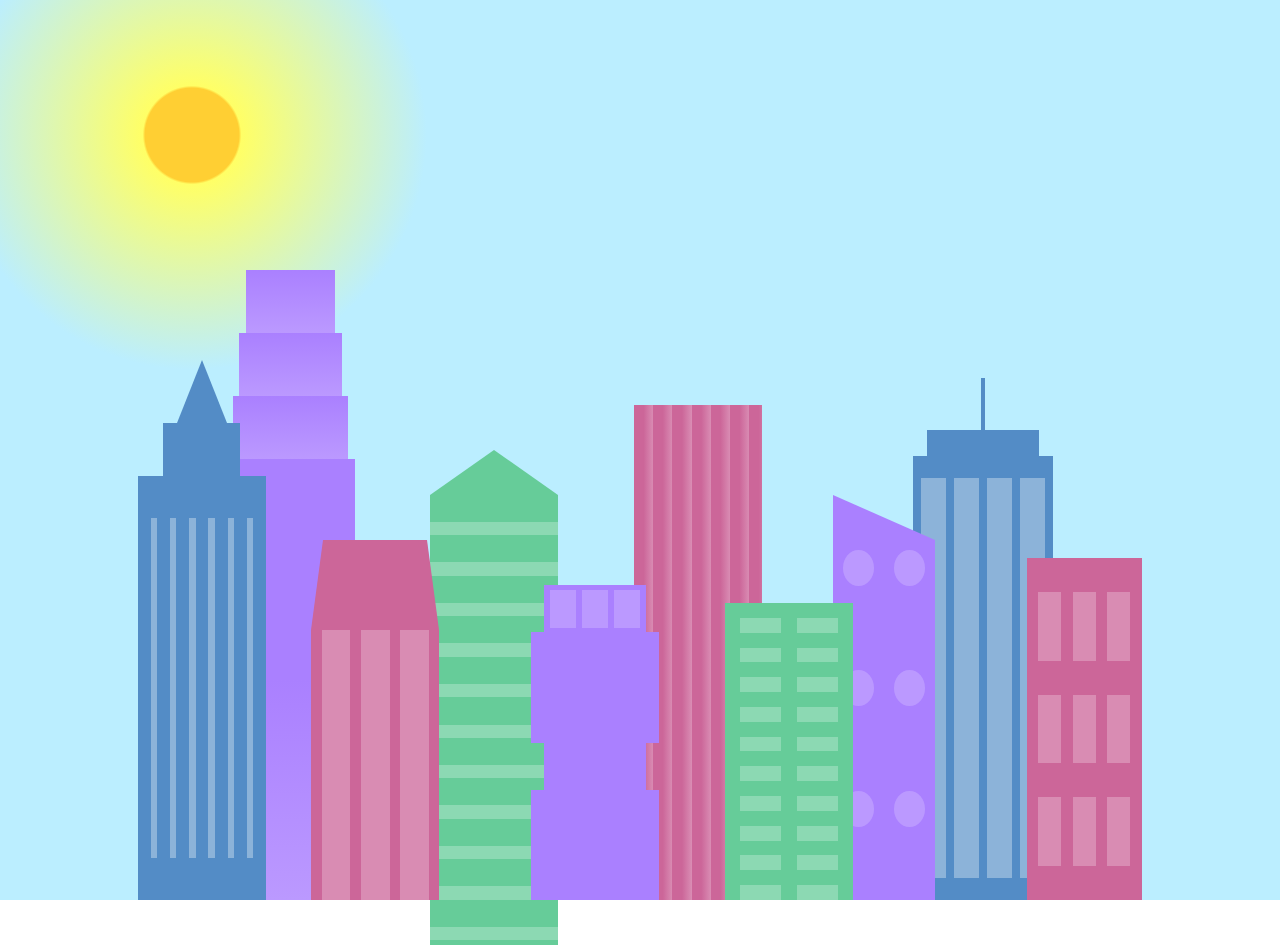
<file: 15_City_Skyline/index.html>
<!DOCTYPE html>
<html lang="en">    
  <head>
    <meta charset="UTF-8">
    <title>City Skyline</title>
    <link href="styles.css" rel="stylesheet" />   
  </head>

  <body>
    <div class="background-buildings sky">
      <div></div>
      <div></div>
      <div class="bb1 building-wrap">
        <div class="bb1a bb1-window"></div>
        <div class="bb1b bb1-window"></div>
        <div class="bb1c bb1-window"></div>
        <div class="bb1d"></div>
      </div>
      <div class="bb2">
        <div class="bb2a"></div>
        <div class="bb2b"></div>
      </div>
      <div class="bb3"></div>
      <div></div>
      <div class="bb4 building-wrap">
        <div class="bb4a"></div>
        <div class="bb4b"></div>
        <div class="bb4c window-wrap">
          <div class="bb4-window"></div>
          <div class="bb4-window"></div>
          <div class="bb4-window"></div>
          <div class="bb4-window"></div>
        </div>
      </div>
      <div></div>
      <div></div>
    </div>

    <div class="foreground-buildings">
      <div></div>
      <div></div>
      <div class="fb1 building-wrap">
        <div class="fb1a"></div>
        <div class="fb1b"></div>
        <div class="fb1c"></div>
      </div>
      <div class="fb2">
        <div class="fb2a"></div>
        <div class="fb2b window-wrap">
          <div class="fb2-window"></div>
          <div class="fb2-window"></div>
          <div class="fb2-window"></div>
        </div>
      </div>
      <div></div>
      <div class="fb3 building-wrap">
        <div class="fb3a window-wrap">
          <div class="fb3-window"></div>
          <div class="fb3-window"></div>
          <div class="fb3-window"></div>
        </div>
        <div class="fb3b"></div>
        <div class="fb3a"></div>
        <div class="fb3b"></div>
      </div>
      <div class="fb4">
        <div class="fb4a"></div>
        <div class="fb4b">
          <div class="fb4-window"></div>
          <div class="fb4-window"></div>
          <div class="fb4-window"></div>
          <div class="fb4-window"></div>
          <div class="fb4-window"></div>
          <div class="fb4-window"></div>
        </div>
      </div>
      <div class="fb5"></div>
      <div class="fb6"></div>
      <div></div>
      <div></div>
    </div>
  </body>
</html>
</file>
<file: 03_Colored_Markers/styles.css>
h1 {
  text-align: center;
}

.container {
  background-color: rgb(255, 255, 255);
  padding: 10px 0;
}

.marker {
  width: 200px;
  height: 25px;
  margin: 10px auto;
}

.cap {
  width: 60px;
  height: 25px;
}

.sleeve {
  width: 110px;
  height: 25px;
  background-color: rgba(255, 255, 255, 0.5);
  border-left: 10px double rgba(0, 0, 0, 0.75);
}

.cap, .sleeve {
  display: inline-block;
}

.red {
  background: linear-gradient(rgb(122, 74, 14), rgb(245, 62, 113), rgb(162, 27, 27));
  box-shadow: 0 0 20px 0 rgba(83, 14, 14, 0.8);
}

.green {
  background: linear-gradient(#55680D, #71F53E, #116C31);
  box-shadow: 0 0 20px 0 #3B7E20CC;
}

.blue {
  background: linear-gradient(hsl(186, 76%, 16%), hsl(223, 90%, 60%), hsl(240, 56%, 42%));
  box-shadow: 0 0 20px 0 hsla(223, 59%, 31%, 0.8);
}
</file>
<file: 04_Registration_Form/styles.css>
body {
  width: 100%;
  height: 100vh;
  margin: 0;
  background-color: #1b1b32;
  color: #f5f6f7;
  font-family: Tahoma;
  font-size: 16px;
}

h1, p {
  margin: 1em auto;
  text-align: center;
}

form {
  width: 60vw;
  max-width: 500px;
  min-width: 300px;
  margin: 0 auto;
  padding-bottom: 2em;
}

fieldset {
  border: none;
  padding: 2rem 0;
  border-bottom: 3px solid #3b3b4f;
}

fieldset:last-of-type {
  border-bottom: none;
}

label {
  display: block;
  margin: 0.5rem 0;
}

input,
textarea,
select {
  margin: 10px 0 0 0;
  width: 100%;
  min-height: 2em;
}

input, textarea {
  background-color: #0a0a23;
  border: 1px solid #0a0a23;
  color: #ffffff;
}

.inline {
  width: unset;
  margin: 0 0.5em 0 0;
  vertical-align: middle;
}

input[type="submit"] {
  display: block;
  width: 60%;
  margin: 1em auto;
  height: 2em;
  font-size: 1.1rem;
  background-color: #3b3b4f;
  border-color: white;
  min-width: 300px;
}

input[type="file"] {
  padding: 1px 2px;
}

a {
  color: #dfdfe2;
}
</file>
<file: 05_Survey_Form/styles.css>
@import url('https://fonts.googleapis.com/css2?family=Open+Sans:ital,wght@0,300..800;1,300..800&family=Quicksand:wght@300..700&display=swap');

.container {
    border: 3px dashed  #ccc5b9;
    padding: 2rem;
}

h1 {
    font-family: 'Quicksand', sans-serif;
    text-align: center;
    
}

#description {
    text-align: center;
}

body {
    font-family:  'Open Sans', sans-serif;
    background-color: #fdf3dc;
    color: #4b3f3f;
}

.container {
    max-width: 850px;
    margin: 3rem auto;
    background-color: #fef6e4;
}

fieldset {
    margin: 2rem auto;
    border: 0;
    border-bottom: 1px dashed #ccc5b9;
}

label, p {
    display: block;
    margin: 1rem;
}

input[type="text"],
input[type="number"],
input[type="email"] {
    margin-top: 0.2rem;
    background-color: #fffdfa;
    border: 1px solid #ccc5b9;
    width: 100%;
    height: 1.7rem;
}

textarea {
    margin-top: 0.2rem;
    display: block;
    width: 100%;
    background-color: #fffdfa;
    border: 1px solid #ccc5b9;
    /* Remove the height property so rows takes effect */
}

select {
    margin-top: 0.2rem;
    display: block;
    width: 100%;
    background-color: #fffdfa;
    border: 1px solid #ccc5b9;
    height: 1.7rem;
}

legend {
    font-size: 18px;
    font-weight: 600;
}

.inline {
    display: inline-flex;
    align-items: center;
    margin-right: 0;
    gap: 0.3rem;
}

label[class="inline"] {
    margin-top: 0;
}

fieldset:last-of-type {
    border: none;
}

input[type="submit"] {
    border: 1px solid #ccc5b9;
    background-color: #f4acb7;
    color: #4b3f3f;
    padding: 0.6rem 2rem;
    font-size: 1rem;
    font-weight: 600;
    border-radius: 8px;
    cursor: pointer;
    margin: 0 auto;
    display: block;
    transition: background-color 0.3s ease, transform 0.2s ease;
}

input[type="submit"]:hover {
    background-color: #e08e9d;
    transform: scale(1.03);
}
</file>
<file: 06_Rothko_Painting/styles.css>
.canvas {
  width: 500px;
  height: 600px;
  background-color: #4d0f00;
  overflow: hidden;
  filter: blur(2px);
}

.frame {
  border: 50px solid black;
  width: 500px;
  padding: 50px;
  margin: 20px auto;
}

.one {
  width: 425px;
  height: 150px;
  background-color: #efb762;
  margin: 20px auto;
  box-shadow: 0 0 3px 3px #efb762;
  border-radius: 9px;
  transform: rotate(-0.6deg);
}

.two {
  width: 475px;
  height: 200px;
  background-color: #8f0401;
  margin: 0 auto 20px;
  box-shadow: 0 0 3px 3px #8f0401;
  border-radius: 8px 10px;
  transform: rotate(0.4deg);
}

.one, .two {
  filter: blur(1px);
}

.three {
  width: 91%;
  height: 28%;
  background-color: #b20403;
  margin: auto;
  filter: blur(2px);
  box-shadow: 0 0 5px 5px #b20403;
  border-radius: 30px 25px 60px 12px;
  transform: rotate(-0.2deg);
}
</file>
<file: 08_Nutrition_Label/styles.css>
* {
  box-sizing: border-box;
}

html {
  font-size: 16px;
}

body {
  font-family: 'Open Sans', sans-serif;
}

.label {
  border: 2px solid black;
  width: 270px;
  margin: 20px auto;
  padding: 0 7px;
}

header h1 {
  text-align: center;
  margin: -4px 0;
  letter-spacing: 0.15px
}

p {
  margin: 0;
  display: flex;
  justify-content: space-between;
}

.divider {
  border-bottom: 1px solid #888989;
  margin: 2px 0;
}

.bold {
  font-weight: 800;
}

.large {
  height: 10px;
}

.large, .medium {
  background-color: black;
  border: 0;
}

.medium {
  height: 5px;
}

.small-text {
  font-size: 0.85rem;
}


.calories-info {
  display: flex;
  justify-content: space-between;
  align-items: flex-end;
}

.calories-info h2 {
  margin: 0;
}

.left-container p {
  margin: -5px -2px;
  font-size: 2em;
  font-weight: 700;
}

.calories-info span {
  margin: -7px -2px;
  font-size: 2.4em;
  font-weight: 700;
}

.right {
  justify-content: flex-end;
}

.indent {
  margin-left: 1em;
}

.double-indent {
  margin-left: 2em;
}

.daily-value p:not(.no-divider) {
  border-bottom: 1px solid #888989;
}

.note {
  font-size: 0.6rem;
  margin: 5px 0;
  padding: 0 8px;
  text-indent: -8px;
}
</file>
<file: 11_Balance_Sheet/styles.css>
span[class~="sr-only"] {
  border: 0 !important;
  clip: rect(1px, 1px, 1px, 1px) !important;
  clip-path: inset(50%) !important;
  height: 1px !important;
  width: 1px !important;
  position: absolute !important;
  overflow: hidden !important;
  white-space: nowrap !important;
  padding: 0 !important;
  margin: -1px !important;
}

html {
  box-sizing: border-box;
}

body {
  font-family: sans-serif;
  color: #0a0a23;
}

h1 {
  max-width: 37.25rem;
  margin: 0 auto;
  padding: 1.5rem 1.25rem;
}

h1 .flex {
  display: flex;
  flex-direction: column-reverse;
  gap: 1rem;
}

h1 .flex span:first-of-type {
  font-size: 0.7em;
}

h1 .flex span:last-of-type {
  font-size: 1.2em;
}

section {
  max-width: 40rem;
  margin: 0 auto;
  border: 2px solid #d0d0d5;
}

#years {
  display: flex;
  justify-content: flex-end;
  position: sticky;
  z-index: 999;
  top: 0;
  background: #0a0a23;
  color: #fff;
  padding: 0.5rem calc(1.25rem + 2px) 0.5rem 0;
  margin: 0 -2px;
}

#years span[class] {
  font-weight: bold;
  width: 4.5rem;
  text-align: right;
}

.table-wrap {
  padding: 0 0.75rem 1.5rem 0.75rem;
}

table {
  border-collapse: collapse;
  border: 0;
  width: 100%;
  position: relative;
  margin-top: 3rem;
}

table caption {
  color: #356eaf;
  font-size: 1.3em;
  font-weight: normal;
  position: absolute;
  top: -2.25rem;
  left: 0.5rem;
}

tbody td {
  width: 100vw;
  min-width: 4rem;
  max-width: 4rem;
}

tbody th {
  width: calc(100% - 12rem);
}

tr[class="total"] {
  border-bottom: 4px double #0a0a23;
  font-weight: bold;
}

tr[class="total"] th {
  text-align: left;
  padding: 0.5rem 0 0.25rem 0.5rem;
}

tr.total td {
  text-align: right;
  padding: 0 0.25rem;
}

tr.total td:nth-of-type(3) {
  padding-right: 0.5rem;
}

tr.total:hover {
  background-color: #99c9ff;
}

td.current {
  font-style: italic;
}

tr.data {
  background-image: linear-gradient(to bottom, #dfdfe2 1.845rem, white 1.845rem);
}

tr.data th {
  text-align: left;
  padding-top: 0.3rem;
  padding-left: 0.5rem;
}

tr.data th .description {
  display: block;
  font-weight: normal;
  font-style: italic;
  padding: 1rem 0 0.75rem;
  margin-right: -13.5rem;
}

tr.data td {
  vertical-align: top;
  padding: 0.3rem 0.25rem 0;
  text-align: right;
}

tr.data td:last-of-type {
  padding-right: 0.5rem;
}
</file>
<file: 12_Cat_Painting/styles.css>
* {
  box-sizing: border-box;
}

body {
  background-color: #c9d2fc;
}

.cat-head {
  position: absolute;
  right: 0;
  left: 0;
  top: 0;
  bottom: 0;
  margin: auto;
  background: linear-gradient(#5e5e5e 85%, #45454f 100%);
  width: 205px;
  height: 180px;
  border: 1px solid #000;
  border-radius: 46%;
}

.cat-left-ear {
  position: absolute;
  top: -26px;
  left: -31px;
  z-index: 1;
  border-top-left-radius: 90px;
  border-top-right-radius: 10px;
  transform: rotate(-45deg);
  border-left: 35px solid transparent;
  border-right: 35px solid transparent;
  border-bottom: 70px solid #5e5e5e;
}

.cat-right-ear {
  position: absolute;
  top: -26px;
  left: 163px;
  z-index: 1;
  transform: rotate(45deg);
  border-top-left-radius: 90px;
  border-top-right-radius: 10px;
  border-left: 35px solid transparent;
  border-right: 35px solid transparent;
  border-bottom: 70px solid #5e5e5e;
}

.cat-left-inner-ear {
  position: absolute;
  top: 22px;
  left: -20px;
  border-top-left-radius: 90px;
  border-top-right-radius: 10px;
  border-bottom-right-radius: 40%;
  border-bottom-left-radius: 40%;
  border-left: 20px solid transparent;
  border-right: 20px solid transparent;
  border-bottom: 40px solid #3b3b4f;
}

.cat-right-inner-ear {
  position: absolute;
  top: 22px;
  left: -20px;
  border-top-left-radius: 90px;
  border-top-right-radius: 10px;
  border-bottom-right-radius: 40%;
  border-bottom-left-radius: 40%;
  border-left: 20px solid transparent;
  border-right: 20px solid transparent;
  border-bottom: 40px solid #3b3b4f;
}

.cat-left-eye {
  position: absolute;
  top: 54px;
  left: 39px;
  border-radius: 60%;
  transform: rotate(25deg);
  width: 30px;
  height: 40px;
  background-color: #000;
}

.cat-right-eye {
  position: absolute;
  top: 54px;
  left: 134px;
  border-radius: 60%;
  transform: rotate(-25deg);
  width: 30px;
  height: 40px;
  background-color: #000;
}

.cat-left-inner-eye {
  position: absolute;
  top: 8px;
  left: 2px;
  width: 10px;
  height: 20px;
  transform: rotate(10deg);
  background-color: #fff;
  border-radius: 60%;
}

.cat-right-inner-eye {
  position: absolute;
  top: 8px;
  left: 18px;
  transform: rotate(-5deg);
  width: 10px;
  height: 20px;
  background-color: #fff;
  border-radius: 60%;
}

.cat-nose {
  position: absolute;
  top: 108px;
  left: 85px;
  border-top-left-radius: 50%;
  border-bottom-right-radius: 50%;
  border-bottom-left-radius: 50%;
  transform: rotate(180deg);
  border-left: 15px solid transparent;
  border-right: 15px solid transparent;
  border-bottom: 20px solid #442c2c;
}

.cat-mouth div {
  width: 30px;
  height: 50px;
  border: 2px solid #000;
  border-radius: 190%/190px 150px 0 0;
  border-color: black transparent transparent transparent;
}

.cat-mouth-line-left {
  position: absolute;
  top: 88px;
  left: 74px;
  transform: rotate(170deg);
}

.cat-mouth-line-right {
  position: absolute;
  top: 88px;
  left: 91px;
  transform: rotate(165deg);
}

.cat-whiskers-left div {
  width: 40px;
  height: 1px;
  background-color: #000;
}

.cat-whiskers-right div {
  width: 40px;
  height: 1px;
  background-color: #000;
}

.cat-whisker-left-top {
  position: absolute;
  top: 120px;
  left: 52px;
  transform: rotate(10deg);
}

.cat-whisker-left-middle {
  position: absolute;
  top: 127px;
  left: 52px;
  transform: rotate(3deg);
}

.cat-whisker-left-bottom {
  position: absolute;
  top: 134px;
  left: 52px;
  transform: rotate(-3deg);
}

.cat-whisker-right-top {
  position: absolute;
  top: 120px;
  left: 109px;
  transform: rotate(-10deg);
}

.cat-whisker-right-middle {
  position: absolute;
  top: 127px;
  left: 109px;
  transform: rotate(-3deg);
}

.cat-whisker-right-bottom {
  position: absolute;
  top: 134px;
  left: 109px;
  transform: rotate(3deg);
}
</file>
<file: 14_Technical_Documentation_Page/styles.css>
* {
    box-sizing: border-box;
}

body {
    padding: 0;
    margin: 0;
    font-family: Arial, Helvetica, sans-serif;
    line-height: 1.6;
    font-weight: 300 !important;
}

#navbar {
    position: fixed;
    overflow-y: auto;
    display: flex;
    flex-direction: column;
    border-right: 1px solid black;
    height: 100vh;
    width: 275px;
    background-color: #f9f9f9;
}

#navbar h1 {
    padding: 0 1.2rem;
    text-align: center;
}

#navbar .nav-link {
    text-decoration: none;
    color: #333;
    margin: 0.5rem 0;
    display: block;
    padding: 0.5rem 1.5rem;
    transition: background-color 0.2s;
    height: 3rem;
    align-items: center;
    border: 1px solid black;
}

#navbar .nav-link:hover {
    background-color: #e0e0e0;
}

#main-doc {
    margin-left: 275px;
    padding: 0 2rem 2rem 2rem;
}

.divider {
    margin: 2rem 0;
}

.divider p {
    margin-left: 1rem;
}

.highlight {
    background-color: rgba(0, 0, 0, 0.1)
}

.bold {
    font-weight: bold;
}

.code {
    background-color: #f4f4f4;
    padding: 10px;
    display: block;
    border-radius: 6px;
    width: auto;
    font-family: monospace;
    margin-left: 1rem;
    margin-top: 0.5rem;
}

.code p {
    margin: 0;
}

.main-section {
    padding-top: 2rem;
}

.comment {
    color: gray;
}

@media (max-width: 768px) {
    #navbar {
        position: relative;
        width: 100%;
        height: auto;
        border-right: none;
        border-bottom: 1px solid black;
        text-align: center;
    }

    #main-doc {
        margin-left: 0;
    }
}
</file>
<file: 15_City_Skyline/styles.css>
:root {
  --building-color1: #aa80ff;
  --building-color2: #66cc99;
  --building-color3: #cc6699;
  --building-color4: #538cc6;
  --window-color1: #bb99ff;
  --window-color2: #8cd9b3;
  --window-color3: #d98cb3;
  --window-color4: #8cb3d9;
}

* {
  box-sizing: border-box;
}

body {
  height: 100vh;
  margin: 0;
  overflow: hidden;
}

.background-buildings, .foreground-buildings {
  width: 100%;
  height: 100%;
  display: flex;
  align-items: flex-end;
  justify-content: space-evenly;
  position: absolute;
  top: 0;
}

.building-wrap {
  display: flex;
  flex-direction: column;
  align-items: center;
}

.window-wrap {
  display: flex;
  align-items: center;
  justify-content: space-evenly;
}

.sky {
  background: radial-gradient(
      closest-corner circle at 15% 15%,
      #ffcf33,
      #ffcf33 20%,
      #ffff66 21%,
      #bbeeff 100%
    );
}

/* BACKGROUND BUILDINGS - "bb" stands for "background building" */
.bb1 {
  width: 10%;
  height: 70%;
}

.bb1a {
  width: 70%;
}
  
.bb1b {
  width: 80%;
}
  
.bb1c {
  width: 90%;
}

.bb1d {
  width: 100%;
  height: 70%;
  background: linear-gradient(
      var(--building-color1) 50%,
      var(--window-color1)
    );
}

.bb1-window {
  height: 10%;
  background: linear-gradient(
      var(--building-color1),
      var(--window-color1)
    );
}

.bb2 {
  width: 10%;
  height: 50%;
}

.bb2a {
  border-bottom: 5vh solid var(--building-color2);
  border-left: 5vw solid transparent;
  border-right: 5vw solid transparent;
}

.bb2b {
  width: 100%;
  height: 100%;
  background: repeating-linear-gradient(
      var(--building-color2),
      var(--building-color2) 6%,
      var(--window-color2) 6%,
      var(--window-color2) 9%
    );
}

.bb3 {
  width: 10%;
  height: 55%;
  background: repeating-linear-gradient(
      90deg,
      var(--building-color3),
      var(--building-color3),
      var(--window-color3) 15%
    );
}

.bb4 {
  width: 11%;
  height: 58%;
}

.bb4a {
  width: 3%;
  height: 10%;
  background-color: var(--building-color4);
}

.bb4b {
  width: 80%;
  height: 5%;
  background-color: var(--building-color4);
}
  
.bb4c {
  width: 100%;
  height: 85%;
  background-color: var(--building-color4);
}

.bb4-window {
  width: 18%;
  height: 90%;
  background-color: var(--window-color4);
}

/* FOREGROUND BUILDINGS - "fb" stands for "foreground building" */
.fb1 {
  width: 10%;
  height: 60%;
}

.fb1a {
  border-bottom: 7vh solid var(--building-color4);
  border-left: 2vw solid transparent;
  border-right: 2vw solid transparent;
}

.fb1b {
  width: 60%;
  height: 10%;
  background-color: var(--building-color4);
}
  
.fb1c {
  width: 100%;
  height: 80%;
  background: repeating-linear-gradient(
      90deg,
      var(--building-color4),
      var(--building-color4) 10%,
      transparent 10%,
      transparent 15%
    ),
    repeating-linear-gradient(
      var(--building-color4),
      var(--building-color4) 10%,
      var(--window-color4) 10%,
      var(--window-color4) 90%
    );
}

.fb2 {
  width: 10%;
  height: 40%;
}

.fb2a {
  width: 100%;
  border-bottom: 10vh solid var(--building-color3);
  border-left: 1vw solid transparent;
  border-right: 1vw solid transparent;
}

.fb2b {
  width: 100%;
  height: 75%;
  background-color: var(--building-color3);
}

.fb2-window {
  width: 22%;
  height: 100%;
  background-color: var(--window-color3);
}

.fb3 {
  width: 10%;
  height: 35%;
}
  
.fb3a {
  width: 80%;
  height: 15%;
  background-color: var(--building-color1);
}
  
.fb3b {
  width: 100%;
  height: 35%;
  background-color: var(--building-color1);
}

.fb3-window {
  width: 25%;
  height: 80%;
  background-color: var(--window-color1);
}

.fb4 {
  width: 8%;
  height: 45%;
  position: relative;
  left: 10%;
}

.fb4a {
  border-top: 5vh solid transparent;
  border-left: 8vw solid var(--building-color1);
}

.fb4b {
  width: 100%;
  height: 89%;
  background-color: var(--building-color1);
  display: flex;
  flex-wrap: wrap;
}

.fb4-window {
  width: 30%;
  height: 10%;
  border-radius: 50%;
  background-color: var(--window-color1);
  margin: 10%;
}

.fb5 {
  width: 10%;
  height: 33%;
  position: relative;
  right: 10%;
  background: repeating-linear-gradient(
      var(--building-color2),
      var(--building-color2) 5%,
      transparent 5%,
      transparent 10%
    ),
    repeating-linear-gradient(
      90deg,
      var(--building-color2),
      var(--building-color2) 12%,
      var(--window-color2) 12%,
      var(--window-color2) 44%
    );
}

.fb6 {
  width: 9%;
  height: 38%;
  background: repeating-linear-gradient(
      90deg,
      var(--building-color3),
      var(--building-color3) 10%,
      transparent 10%,
      transparent 30%
    ),
    repeating-linear-gradient(
      var(--building-color3),
      var(--building-color3) 10%,
      var(--window-color3) 10%,
      var(--window-color3) 30%
    );
}

@media (max-width: 1000px) {
  :root {
    --building-color1: #000;
    --building-color2: #000;
    --building-color3: #000;
    --building-color4: #000;
    --window-color1: #777;
    --window-color2: #777;
    --window-color3: #777;
    --window-color4: #777;
  }
  .sky {
    background: radial-gradient(
        closest-corner circle at 15% 15%,
        #ccc,
        #ccc 20%,
        #445 21%,
        #223 100%
      );
  }
}
</file>
